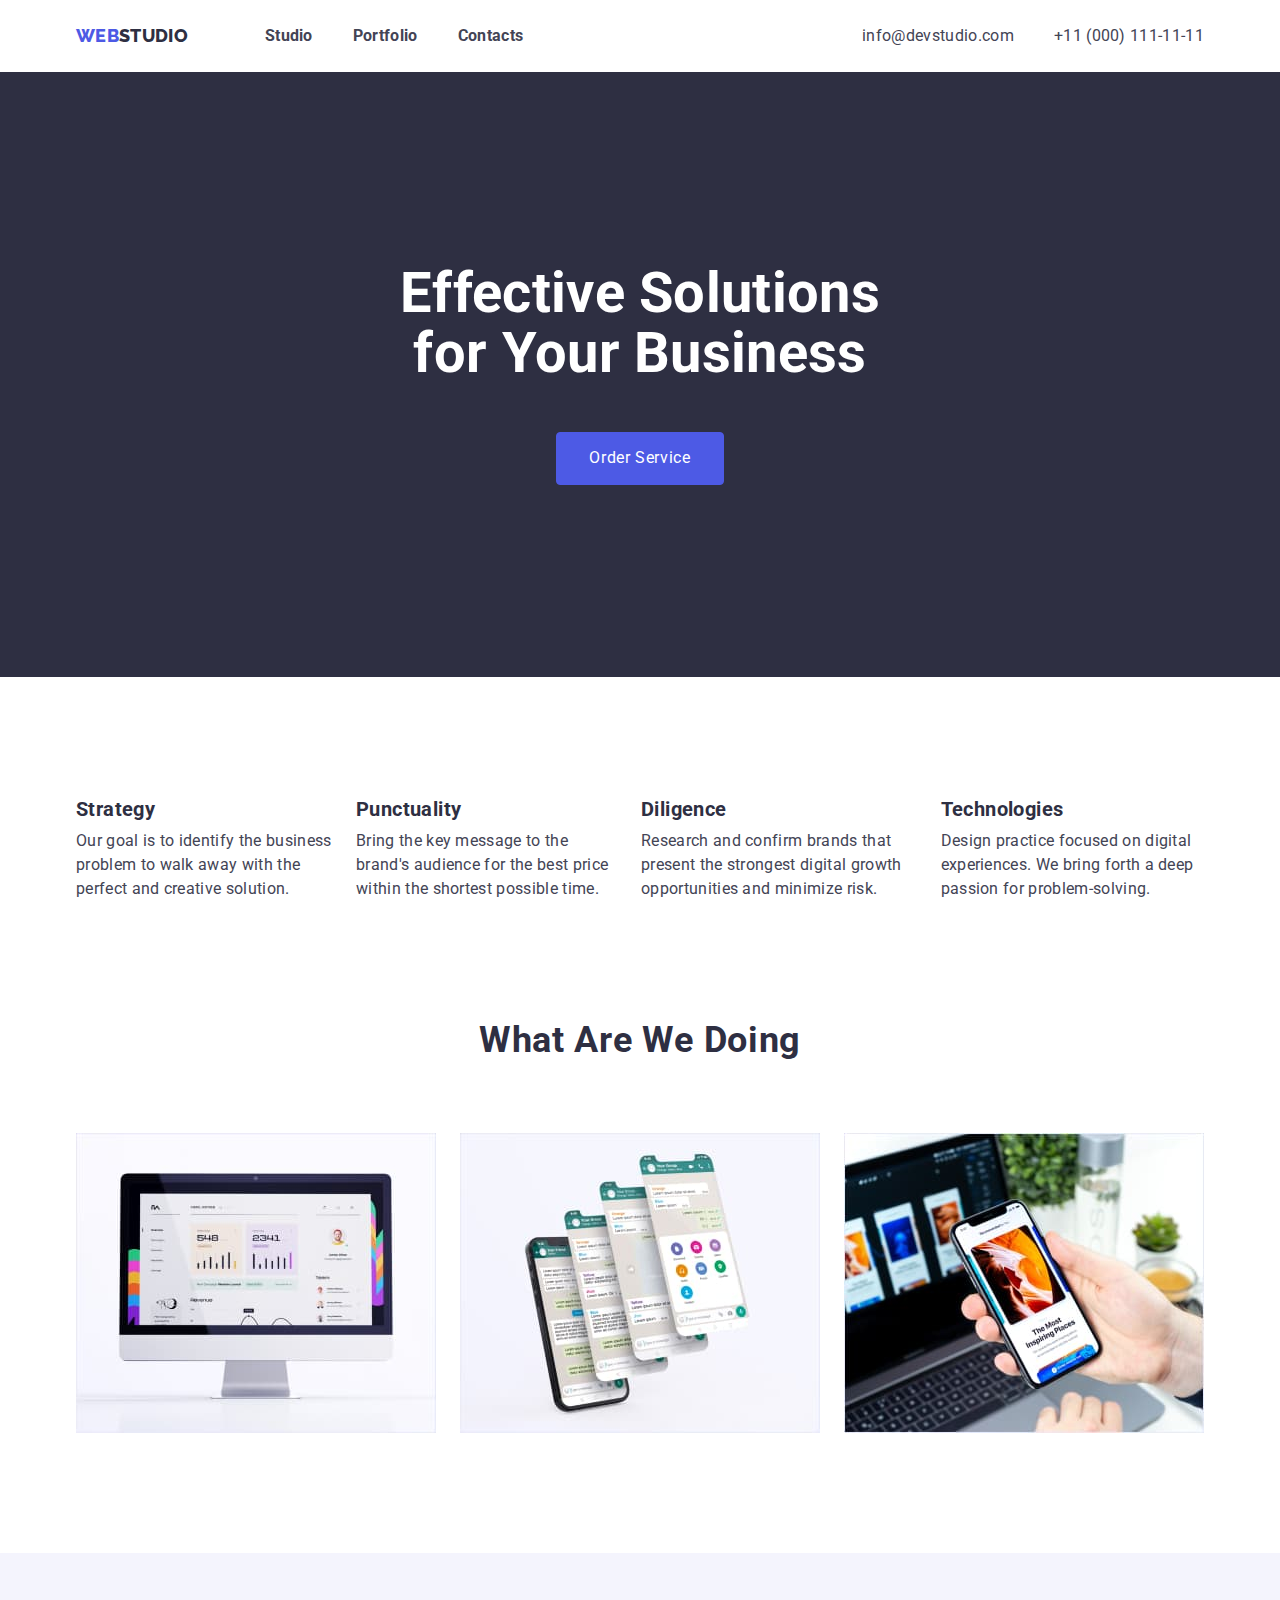
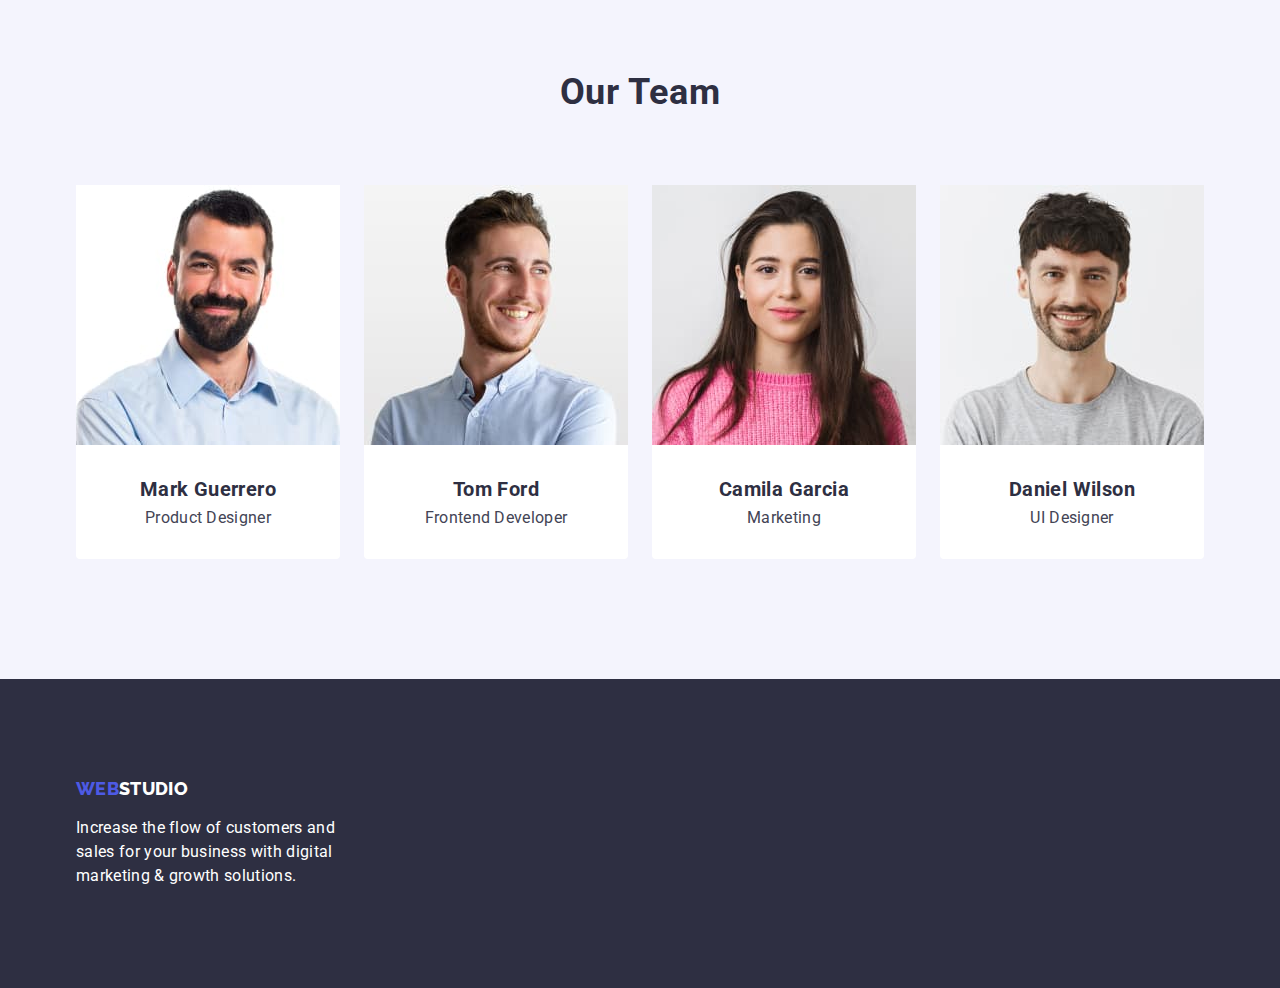
<file: index.html>
<!DOCTYPE html>
<html lang="en">

<head>
    <meta charset="UTF-8">
    <meta http-equiv="X-UA-Compatible" content="IE=edge">
    <meta name="viewport" content="width=device-width, initial-scale=1.0">
    <link
        href="https://fonts.googleapis.com/css2?family=Raleway:wght@800&family=Roboto:wght@400;500;700;900&display=swap"
        rel="stylesheet">
    <link rel="stylesheet"
        href="https://cdnjs.cloudflare.com/ajax/libs/modern-normalize/1.1.0/modern-normalize.min.css" />
    <link rel="stylesheet" href="./CSS/styles.css">
    <title>WEBSTUDIO</title>
</head>

<body>

    <header>
        <div class="menu-container container">
            <nav class="menu-navigation">
                <a href="#" class="menu-logo"><span>Web</span>Studio</a>
                <ul class="menu-items">
                    <li class="menu-list"><a href="#" class="menu-item">Studio</a></li>
                    <li class="menu-list"><a href="./portfolio.html" class="menu-item">Portfolio</a></li>
                    <li class="menu-list"><a href="#" class="menu-item">Contacts</a></li>
                </ul>
            </nav>
            <ul class="menu-contacts">
                <li class="menu-list"><a href="mailto:info@devstudio.com" class="menu-email">info@devstudio.com</a>
                </li>
                <li class="menu-list"><a href="tel:+110001111111" class="menu-tel">+11 (000) 111-11-11</a></li>
            </ul>
        </div>
    </header>

    <main>
        <section class="hero-section">
            <div class="hero-container container">
                <h1 class="hero-title">Effective Solutions for Your Business</h1>
                <button type="button" class="hero-button">Order Service</button>
            </div>
        </section>
        <section class="list-section section">
            <div class="list-container container">
                <ul class="list-items">
                    <li class="list-item">
                        <h3 class="list-title">Strategy</h3>
                        <p class="list-text">Our goal is to identify the business
                            problem to walk away with the perfect and creative solution.
                        </p>
                    </li>
                    <li class="list-item">
                        <h3 class="list-title">Punctuality</h3>
                        <p class="list-text">Bring the key message to the brand's audience for the best
                            price within the shortest possible time.
                        </p>
                    </li>
                    <li class="list-item">
                        <h3 class="list-title">Diligence</h3>
                        <p class="list-text">Research and confirm brands that present the strongest
                            digital growth opportunities and minimize risk.
                        </p>
                    </li>
                    <li class="list-item">
                        <h3 class="list-title">Technologies</h3>
                        <p class="list-text">Design practice focused on digital experiences. We bring
                            forth a deep passion for problem-solving.
                        </p>
                    </li>
                </ul>
            </div>
        </section>
        <section class="doing-section section">
            <div class="doing-container container">
                <h2 class="doing-title">What are we doing</h2>
                <ul class="doing-items">
                    <li class="doing-item">
                        <img src="./images/devices/pc.jpg" width="360" alt="monitor">
                    </li>
                    <li class="doing-item">
                        <img src="./images/devices/phone1.jpg" width="360" alt="phone">
                    </li>
                    <li class="doing-item">
                        <img src="./images/devices/phone2.jpg" width="360" alt="phone in hand">
                    </li>
                </ul>
            </div>
        </section>
        <section class="team-section section">
            <div class="team-container container">
                <h2 class="team-title">Our Team</h2>
                <ul class="team-items">
                    <li class="team-item">
                        <img src="./images/team/mark.jpg" width="264" alt="mark">
                        <h3 class="team-name">Mark Guerrero</h3>
                        <p class="team-position">Product Designer</p>
                    </li>
                    <li class="team-item">
                        <img src="./images/team/tom.jpg" width="264" alt="tom">
                        <h3 class="team-name">Tom Ford</h3>
                        <p class="team-position">Frontend Developer</p>
                    </li>
                    <li class="team-item">
                        <img src="./images/team/camila.jpg" width="264" alt="camila">
                        <h3 class="team-name">Camila Garcia</h3>
                        <p class="team-position">Marketing</p>
                    </li>
                    <li class="team-item">
                        <img src="./images/team/daniel.jpg" width="264" alt="daniel">
                        <h3 class="team-name">Daniel Wilson</h3>
                        <p class="team-position">UI Designer</p>
                    </li>
                </ul>
            </div>
        </section>
    </main>

    <footer class="footer-section">
        <div class="footer-container container">
            <a href="#" class="footer-logo"><span>Web</span>Studio</a>
            <p class="footer-text">Increase the flow of customers and sales for your business with
                digital
                marketing & growth solutions.
            </p>
        </div>
    </footer>

</body>

</html>
</file>
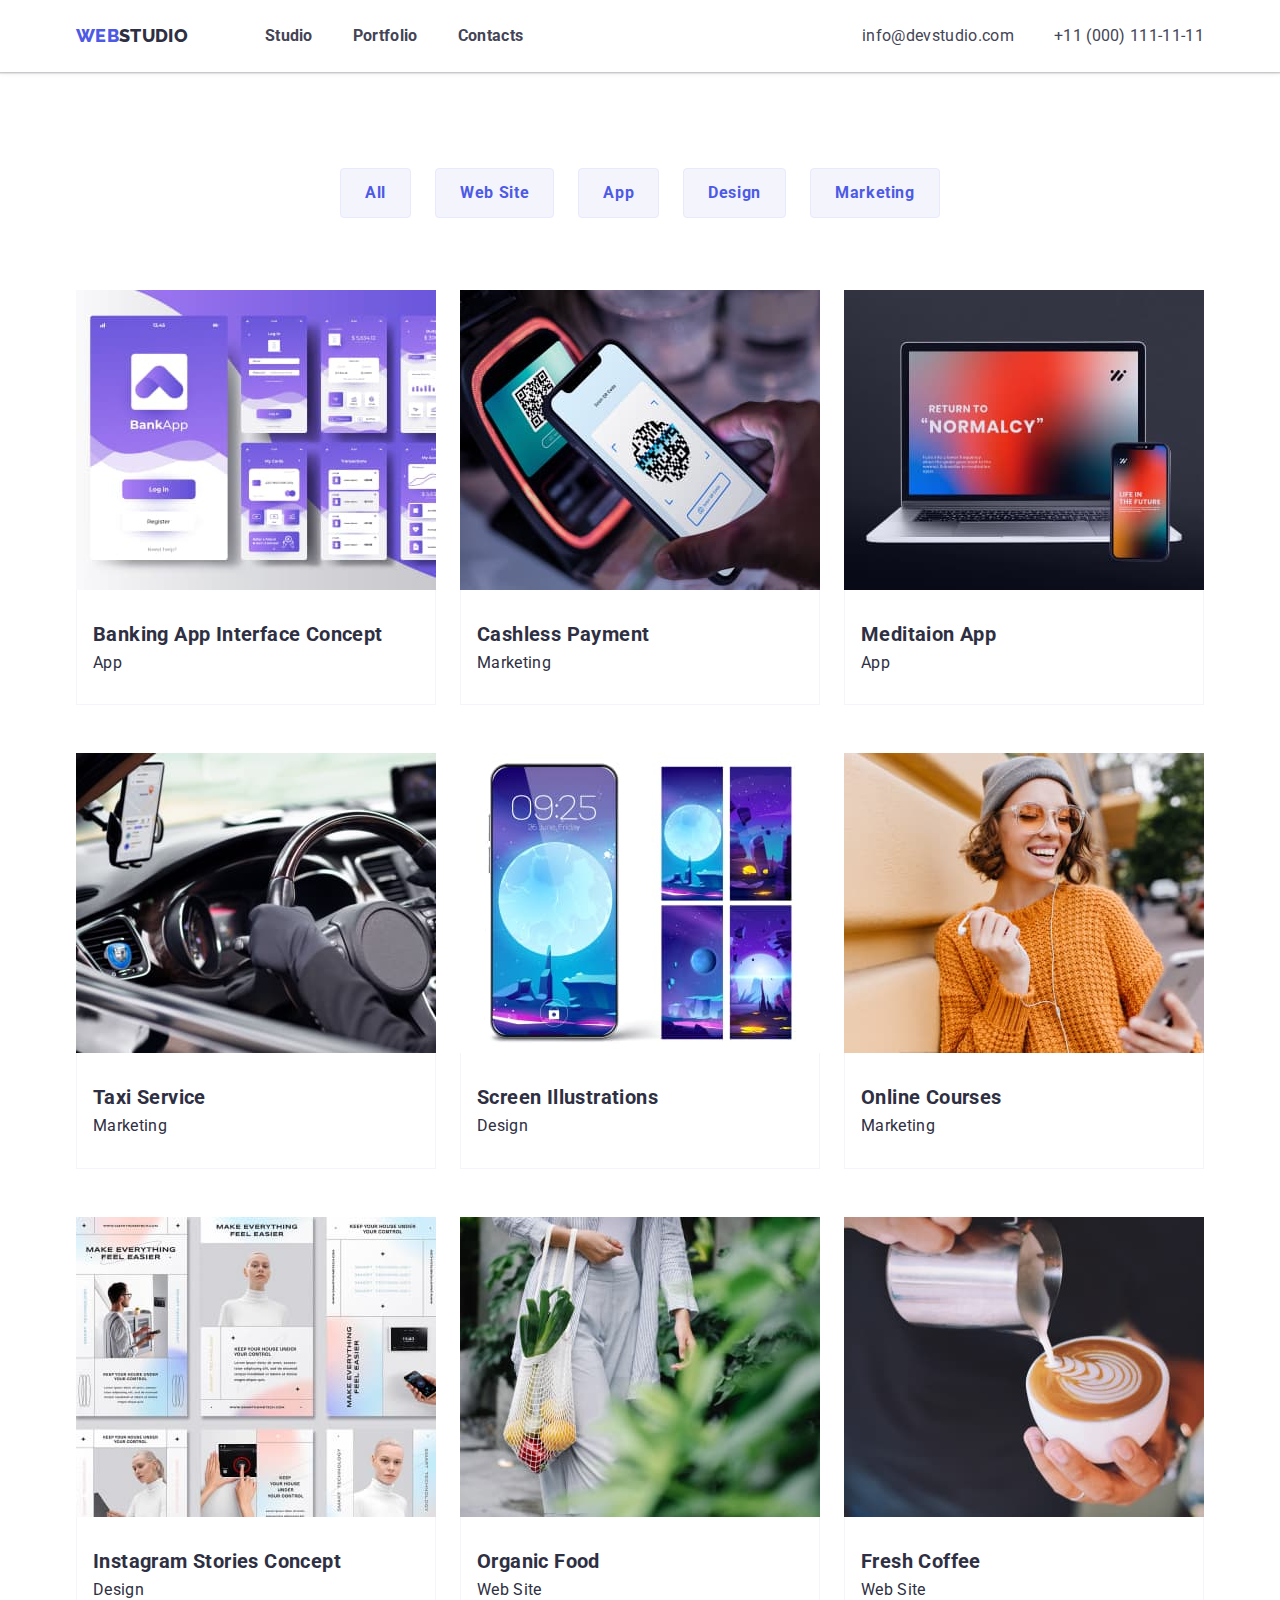
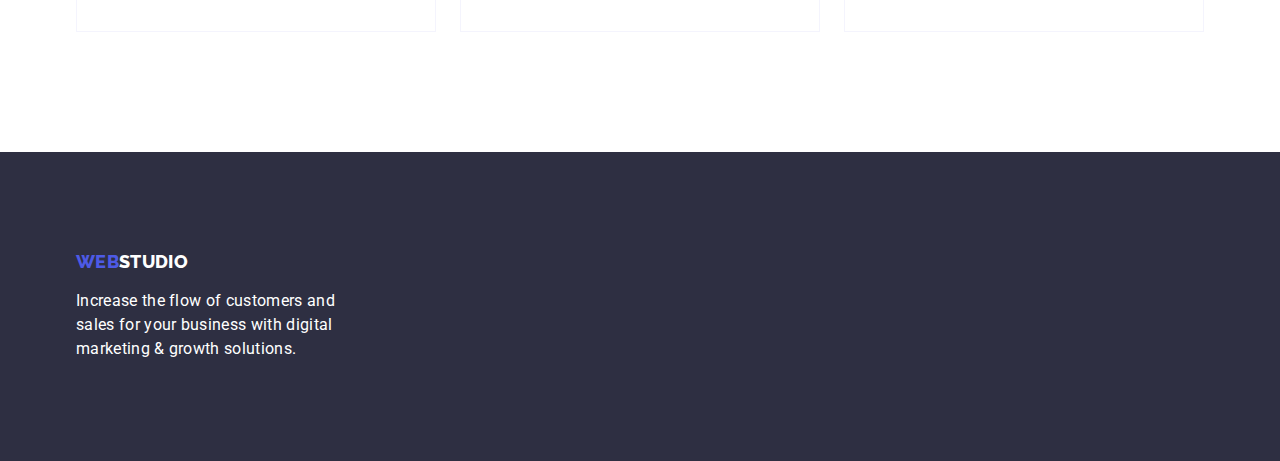
<file: portfolio.html>
<!DOCTYPE html>
<html lang="en">

<head>
    <meta charset="UTF-8">
    <meta http-equiv="X-UA-Compatible" content="IE=edge">
    <meta name="viewport" content="width=device-width, initial-scale=1.0">
    <link
        href="https://fonts.googleapis.com/css2?family=Raleway:wght@800&family=Roboto:wght@400;500;700;900&display=swap"
        rel="stylesheet">
    <link rel="stylesheet"
        href="https://cdnjs.cloudflare.com/ajax/libs/modern-normalize/1.1.0/modern-normalize.min.css" />
    <link rel="stylesheet" href="./CSS/styles.css">
    <title>WEBSTUDIO</title>
</head>

<body>

    <header class="menu-shadow">
        <div class="menu-container container">
            <nav class="menu-navigation">
                <a href="#" class="menu-logo"><span>Web</span>Studio</a>
                <ul class="menu-items">
                    <li class="menu-list"><a href="./index.html" class="menu-item">Studio</a></li>
                    <li class="menu-list"><a href="#" class="menu-item">Portfolio</a></li>
                    <li class="menu-list"><a href="#" class="menu-item">Contacts</a></li>
                </ul>
            </nav>
            <ul class="menu-contacts">
                <li class="menu-list"><a href="mailto:info@devstudio.com" class="menu-email">info@devstudio.com</a>
                </li>
                <li class="menu-list"><a href="tel:+110001111111" class="menu-tel">+11 (000) 111-11-11</a></li>
            </ul>
        </div>
    </header>

    <main>
        <section class="portfolio-section">
            <div class="portfolio-container container">
                <ul class="portfolio-buttons">
                    <li class="portfolio-list"><button type="button" class="portfolio-button">All</button></li>
                    <li class="portfolio-list"><button type="button" class="portfolio-button">Web Site</button></li>
                    <li class="portfolio-list"><button type="button" class="portfolio-button">App</button></li>
                    <li class="portfolio-list"><button type="button" class="portfolio-button">Design</button></li>
                    <li class="portfolio-list"><button type="button" class="portfolio-button">Marketing</button></li>
                </ul>
                <ul class="portfolio-cards">
                    <li class="portfolio-card">
                        <img src="./images/portfolio/app.jpg" width="360" alt="mobile app">
                        <div class="portfolio-title">
                            <h2 class="portfolio-subtitle">Banking App Interface Concept</h2>
                            <p class="portfolio-text">App</p>
                        </div>
                    </li>
                    <li class="portfolio-card">
                        <img src="./images/portfolio/phone.jpg" width="360" alt="phone with  QR">
                        <div class="portfolio-title">
                            <h2 class="portfolio-subtitle">Cashless Payment</h2>
                            <p class="portfolio-text">Marketing</p>
                        </div>
                    </li>
                    <li class="portfolio-card">
                        <img src="./images/portfolio/note.jpg" width="360" alt="notebook and phone">
                        <div class="portfolio-title">
                            <h2 class="portfolio-subtitle">Meditaion App</h2>
                            <p class="portfolio-text">App</p>
                        </div>
                    </li>
                    <li class="portfolio-card">
                        <img src="./images/portfolio/taxi.jpg" width="360" alt="hands on the wheel">
                        <div class="portfolio-title">
                            <h2 class="portfolio-subtitle">Taxi Service</h2>
                            <p class="portfolio-text">Marketing</p>
                        </div>
                    </li>
                    <li class="portfolio-card">
                        <img src="./images/portfolio/theme.jpg" width="360" alt="blue theme">
                        <div class="portfolio-title">
                            <h2 class="portfolio-subtitle">Screen Illustrations</h2>
                            <p class="portfolio-text">Design</p>
                        </div>
                    </li>
                    <li class="portfolio-card">
                        <img src="./images/portfolio/girl.jpg" width="360" alt="girl in yellow">
                        <div class="portfolio-title">
                            <h2 class="portfolio-subtitle">Online Courses</h2>
                            <p class="portfolio-text">Marketing</p>
                        </div>
                    </li>
                    <li class="portfolio-card">
                        <img src="./images/portfolio/card.jpg" width="360" alt="instagram stories">
                        <div class="portfolio-title">
                            <h2 class="portfolio-subtitle">Instagram Stories Concept</h2>
                            <p class="portfolio-text">Design</p>
                        </div>
                    </li>
                    <li class="portfolio-card">
                        <img src="./images/portfolio/food.jpg" width="360" alt="food on bag">
                        <div class="portfolio-title">
                            <h2 class="portfolio-subtitle">Organic Food</h2>
                            <p class="portfolio-text">Web Site</p>
                        </div>
                    </li>
                    <li class="portfolio-card">
                        <img src="./images/portfolio/coffe.jpg" width="360" alt="make coffee">
                        <div class="portfolio-title">
                            <h2 class="portfolio-subtitle">Fresh Coffee</h2>
                            <p class="portfolio-text">Web Site</p>
                        </div>
                    </li>
                </ul>
            </div>
        </section>
    </main>

    <footer class="footer-section">
        <div class="footer-container container">
            <a href="#" class="footer-logo"><span>Web</span>Studio</a>
            <p class="footer-text">Increase the flow of customers and sales for your business with
                digital
                marketing & growth solutions.
            </p>
        </div>
    </footer>
</body>

</html>
</file>
<file: CSS/styles.css>
/*=================== Обнуление стилей ======================*/

h1,
h2,
h3,
h4,
h5,
h6,
p {
   margin: 0;
   padding: 0;
}
ul {
   list-style: none;
   padding: 0;
   margin: 0;
}
a {
   text-decoration: none;
   padding: 0;
   margin: 0;
}
/*=============== root ============================*/

/*text-color  #434455 */
 /*primery-band + buttons #4D5AE5  */
 /*menu+title-color #2E2F42  */
 /*footer-color #E7E9FC  */
 /*button:hover-color #404BBF */
 /*sucsses-color #31D0AA */
 /*subtle-color #8E8F99 */
 /*acent-color #E7E9FC */
 /*light-color #F4F4FD */

:root {
   --text-color: #434455;
   --primery-band: #4D5AE5;
   --title-color: #2E2F42;
   --footer-color: #E7E9FC;
   --button-hover-color: #404BBF;
   --sucsses-color: #31D0AA;
   --subtle-color: #8E8F99;
   --acent-color: #E7E9FC;
   --light-color: #F4F4FD;
}
/*================ Общие стили =================*/
body {
   font-family: 'Roboto', sans-serif;
   letter-spacing: 0.02em;
   color: var(--text-color);
}
span {
   color: var(--primery-band);
}
.container {
  width: 1158px;
  margin: 0 auto;
  padding: 0px 15px;
}
.section {
  padding-top: 120px;
}
img {
   display: block;
   max-width: 100%;
}
/*================== MENU ================== */
.menu-container {
   display: flex;
   align-items: center;
}
/*menu-shadow используеться в портфолио*/
.menu-shadow {
   box-shadow: 0px 2px 1px rgba(46, 47, 66, 0.08), 0px 1px 1px rgba(46, 47, 66, 0.16), 0px 1px 6px rgba(46, 47, 66, 0.08);
}
.menu-navigation {
   display: flex;
   align-items: center;
}
.menu-logo {
   display: inline-block;
   margin-right: 77px;

   font-family: 'Raleway', sans-serif;
   font-size: 18px;
   font-weight: 800;
   text-transform: uppercase;
   color: var(--title-color);
}
.menu-items {
   display: flex;

   padding: 24px 0px;
   font-weight: 700;
   color: var(--title-color);
}
.menu-list {
   margin: 0px 40px 0px 0px;
}
.menu-list:last-child {
   margin: 0px;
}
.menu-item {
   line-height: 1.5;
   color: var(--text-color);
}
.menu-item:hover,
.menu-item:focus {
   color: var(--primery-band);
}
.menu-contacts {
   display: flex;
   margin-left: auto;
}
.menu-email,
.menu-tel {
   color: inherit;
}
.menu-email:hover,
.menu-email:focus {
   color: var(--primery-band);
}
.menu-tel:hover,
.menu-tel:focus {
   color: var(--primery-band);
}
/*============ HERO ================== */

.hero-section {
   background-color: #2E2F42;
   padding: 192px 0px;
}
.hero-container {
   text-align: center;
}
.hero-title {
   max-width: 492px;
   margin: 0 auto;
   margin-bottom: 48px;

   font-size: 56px;
   font-weight: 700;
   line-height: 1.07;
   color: #ffffff;
}
.hero-form {
   padding-bottom: 192px;
}
.hero-button {
   padding: 16px 32px;
   
   font-family: 'Roboto', sans-serif;
   font-size: 16px;
   line-height: 1.18;
   letter-spacing: 0.04em;
   color: #ffffff;
   background-color: var(--primery-band);
   
   cursor: pointer;
   border: 1px solid var(--primery-band);
   border-radius: 4px;
}
.hero-button:hover,
.hero-button:focus {
   background-color: var(--button-hover-color);
}
/*==================== LIST ======================*/
.list-items {
   display: flex;
}
.list-item {
   margin-right: 24px;
   flex-basis: calc((100%-72)/4);
}
.list-item:last-child {
   margin-right: 0px;
}
.list-title {
   margin-bottom: 8px;

   font-weight: 700;
   font-size: 20px;
   line-height: 1.2;
   letter-spacing: 0.02em;
   color: var(--title-color);
}
.list-text {
   line-height: 1.5;
}
/*=========================== DOING ====================*/
.doing-section {
   padding-bottom: 120px;
}
.doing-title {
   margin-bottom: 72px;

   font-weight: 700;
   font-size: 36px;
   line-height: 1.11;
   letter-spacing: 0.02em;
   text-align: center;
   text-transform: capitalize;
   color: var(--title-color);
}
.doing-items {
   display: flex;
}
.doing-item {
   margin-right: 24px;
}
.doing-item:last-child {
   margin-right: 0px;
}
/*=========================== TEAM ============================*/
.team-section {
   padding-bottom: 120px;

   background-color: var(--light-color);
}
.team-title {
   margin-bottom: 72px;

   font-weight: 700;
   font-size: 36px;
   line-height: 1.11;
   letter-spacing: 0.02em;
   text-align: center;
   text-transform: capitalize;
   color: var(--title-color);
}
.team-items {
   display: flex;
}
.team-item {
   max-width: 264px;
   margin-right: 24px;
   
   text-align: center;
   background-color: #ffffff;

   border-radius: 0px 0px 4px 4px;
}
.team-item:last-child {
   margin-right: 0px;
}
.team-name {
   margin: 32px 0px 8px 0px;

   font-weight: 700;
   font-size: 20px;
   line-height: 1.2;
   letter-spacing: 0.02em;
   color: var(--title-color);
}
.team-position {
   margin-bottom: 32px;
}
/*=========================== PORTFOLIO ============================*/
.portfolio-section {
   padding-bottom: 120px;
}
.portfolio-title {
   padding: 32px 16px;

   border: 0.5px solid #F4F4FD;;
   border-top: none;
   color: var(--title-color);
}
.portfolio-subtitle {
   margin-bottom: 8px;

   font-weight: 700;
   font-size: 20px;
   line-height: 1.2;
   letter-spacing: 0.02em;
}
.portfolio-buttons{
   display: flex;
   margin: 96px 0px 72px 0px;
   justify-content: center;
}
.portfolio-list {
   margin-right: 24px;
}
.portfolio-list:last-child {
   margin-right: 0px;
}
.portfolio-button {
   padding: 12px 24px;

   font-family: 'Roboto', sans-serif;
   font-weight: 700;
   font-size: 16px;
   line-height: 1.5;
   letter-spacing: 0.04em;
   color: var(--primery-band);
   background-color: var(--light-color);
   border: 1px solid var(--acent-color);
   border-radius: 4px;

   cursor: pointer;
}
.portfolio-button:hover,
.portfolio-button:focus {
   color: #ffffff;
   background-color: var(--button-hover-color);
}
.portfolio-cards {
   display: flex;
   flex-wrap: wrap;
}
.portfolio-card {
   margin-bottom: 48px;
   margin-right: 24px; 
   width: 360px;
}
.portfolio-card:nth-child(3n) {
   margin-right: 0px;
}
.portfolio-card:nth-last-child(-n+3) {
   margin-bottom: 0px;
}
/*=========================== FOOTER ============================*/
.footer-section {
   padding: 100px 0px;
   background-color: #2E2F42;
}
.footer-logo{
   font-family: 'Raleway', sans-serif;
   font-size: 18px;
   font-weight: 800;
   text-transform: uppercase;
   color: #ffffff;
}
.footer-text {
   width: 284px;
   margin-top: 16px;

   line-height: 1.5;
   color: #ffffff;
}
</file>
